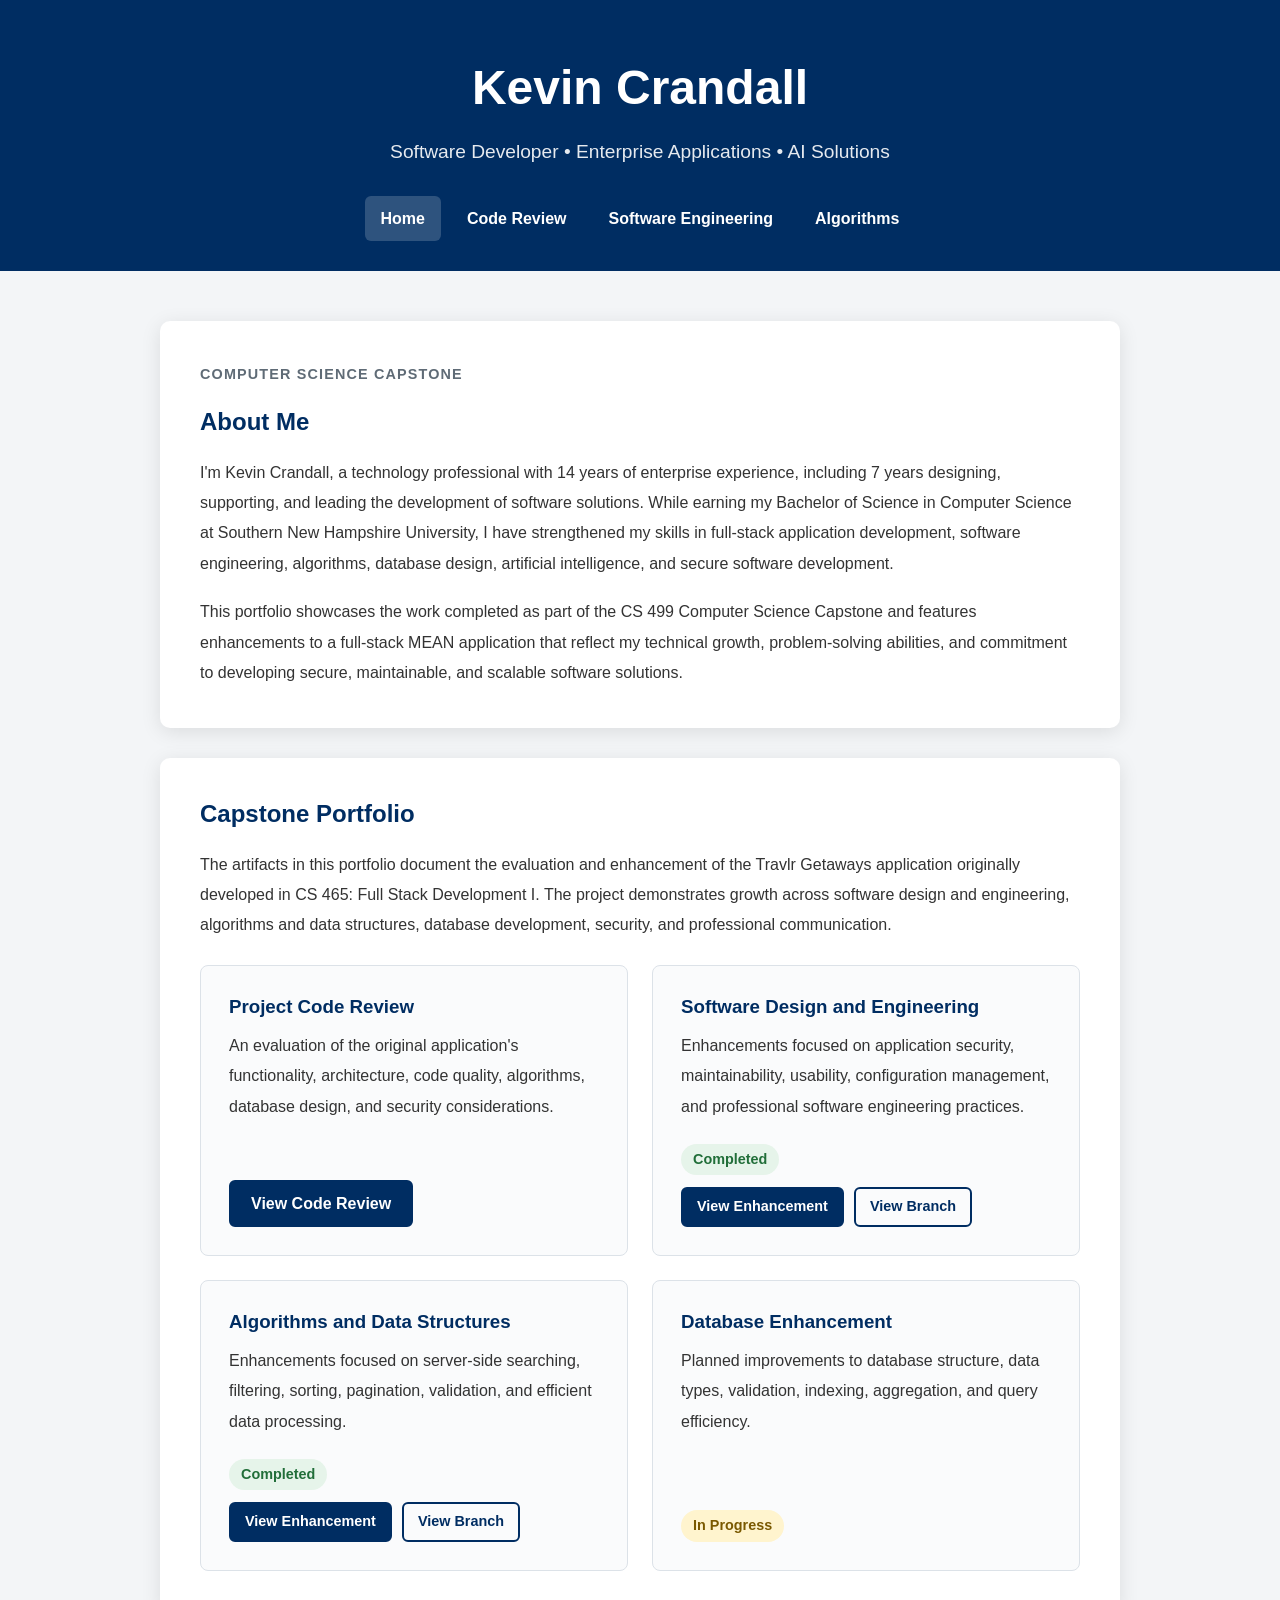
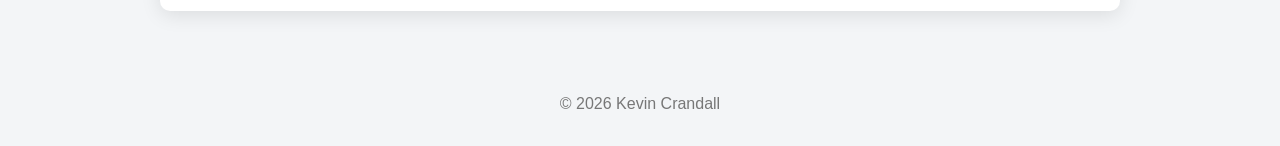
<file: index.html>
<!DOCTYPE html>
<html lang="en">

<head>
    <meta charset="UTF-8">
    <meta name="viewport" content="width=device-width, initial-scale=1.0">

    <title>Kevin Crandall | Computer Science ePortfolio</title>

    <link rel="stylesheet" href="style.css">
</head>

<body>

    <header>
        <h1>Kevin Crandall</h1>

        <p class="subtitle">
            Software Developer • Enterprise Applications • AI Solutions
        </p>

        <nav aria-label="Primary navigation">
            <a href="index.html" class="active">Home</a>
            <a href="code-review.html">Code Review</a>
            <a href="software-engineering.html">Software Engineering</a>
            <a href="algorithms.html">Algorithms</a>
        </nav>
    </header>

    <main>

        <section class="card">
            <p class="eyebrow">Computer Science Capstone</p>

            <h2>About Me</h2>

            <p>
                I'm Kevin Crandall, a technology professional with 14 years of
                enterprise experience, including 7 years designing, supporting,
                and leading the development of software solutions. While earning
                my Bachelor of Science in Computer Science at Southern New Hampshire
                University, I have strengthened my skills in full-stack application
                development, software engineering, algorithms, database design,
                artificial intelligence, and secure software development.
            </p>

            <p>
                This portfolio showcases the work completed as part of the
                CS 499 Computer Science Capstone and features enhancements to a
                full-stack MEAN application that reflect my technical growth,
                problem-solving abilities, and commitment to developing secure,
                maintainable, and scalable software solutions.
            </p>
        </section>

        <section class="card">
            <h2>Capstone Portfolio</h2>

            <p>
                The artifacts in this portfolio document the evaluation and
                enhancement of the Travlr Getaways application originally developed
                in CS 465: Full Stack Development I. The project demonstrates growth
                across software design and engineering, algorithms and data
                structures, database development, security, and professional
                communication.
            </p>

            <div class="portfolio-grid">

                <article class="portfolio-item">
                    <h3>Project Code Review</h3>

                    <p>
                        An evaluation of the original application's functionality,
                        architecture, code quality, algorithms, database design, and
                        security considerations.
                    </p>

                    <div class="portfolio-actions">
                        <div class="action-buttons">
                            <a class="button" href="code-review.html">
                                View Code Review
                            </a>
                        </div>
                    </div>
                </article>

                <article class="portfolio-item">
                    <h3>Software Design and Engineering</h3>

                    <p>
                        Enhancements focused on application security,
                        maintainability, usability, configuration management,
                        and professional software engineering practices.
                    </p>

                    <div class="portfolio-actions">
                        <span class="status completed">Completed</span>

                        <div class="action-buttons">
                            <a
                                class="button secondary-button"
                                href="software-engineering.html">
                                View Enhancement
                            </a>

                            <a
                                class="button secondary-button outline-button"
                                href="https://github.com/kcrandall81087/travlr-getaways-enhanced/tree/enhancement/software-engineering"
                                target="_blank"
                                rel="noopener noreferrer">
                                View Branch
                            </a>
                        </div>
                    </div>
                </article>

                <article class="portfolio-item">
                    <h3>Algorithms and Data Structures</h3>

                    <p>
                        Enhancements focused on server-side searching, filtering,
                        sorting, pagination, validation, and efficient data
                        processing.
                    </p>

                    <div class="portfolio-actions">
                        <span class="status completed">Completed</span>

                        <div class="action-buttons">
                            <a
                                class="button secondary-button"
                                href="algorithms.html">
                                View Enhancement
                            </a>

                            <a
                                class="button secondary-button outline-button"
                                href="https://github.com/kcrandall81087/travlr-getaways-enhanced/tree/enhancement/algorithms"
                                target="_blank"
                                rel="noopener noreferrer">
                                View Branch
                            </a>
                        </div>
                    </div>
                </article>

                <article class="portfolio-item">
                    <h3>Database Enhancement</h3>

                    <p>
                        Planned improvements to database structure, data types,
                        validation, indexing, aggregation, and query efficiency.
                    </p>

                    <div class="portfolio-actions">
                        <span class="status in-progress">In Progress</span>
                    </div>
                </article>

            </div>
        </section>

    </main>

    <footer>
        &copy; 2026 Kevin Crandall
    </footer>

</body>

</html>
</file>
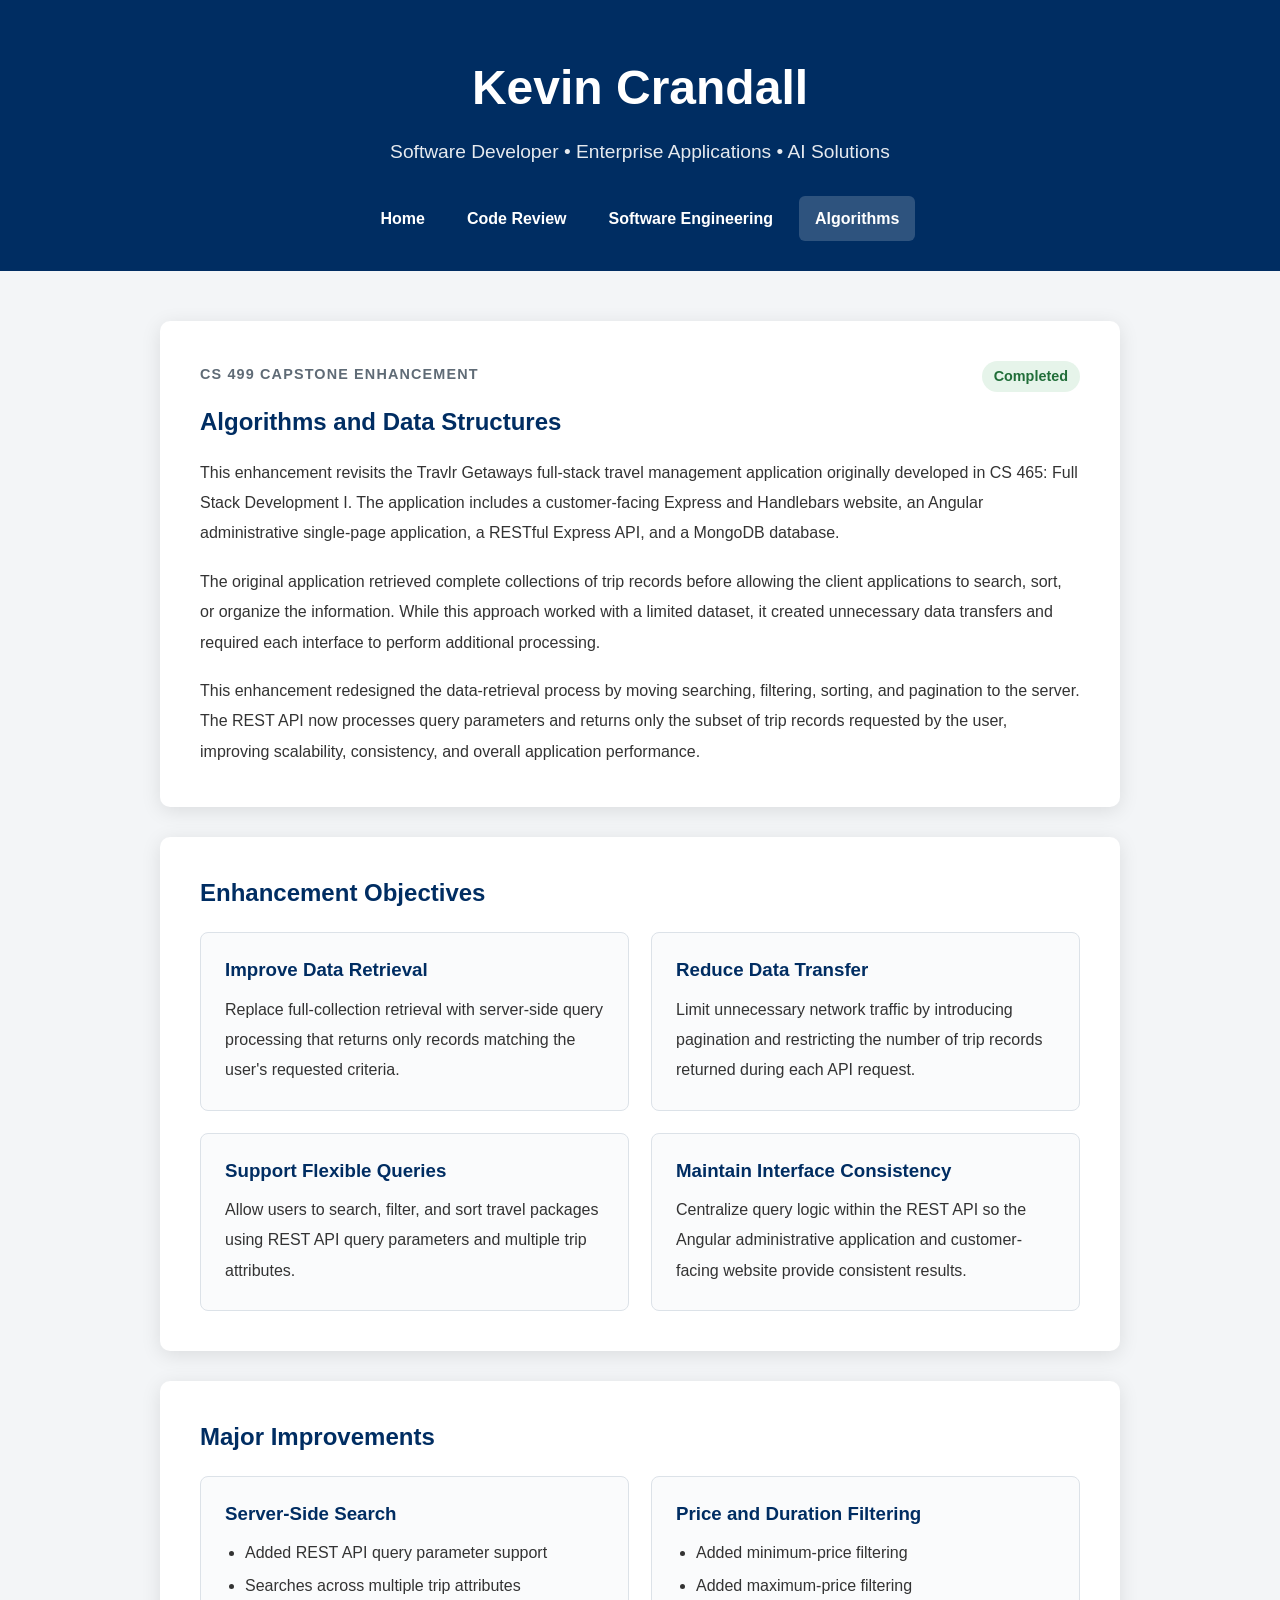
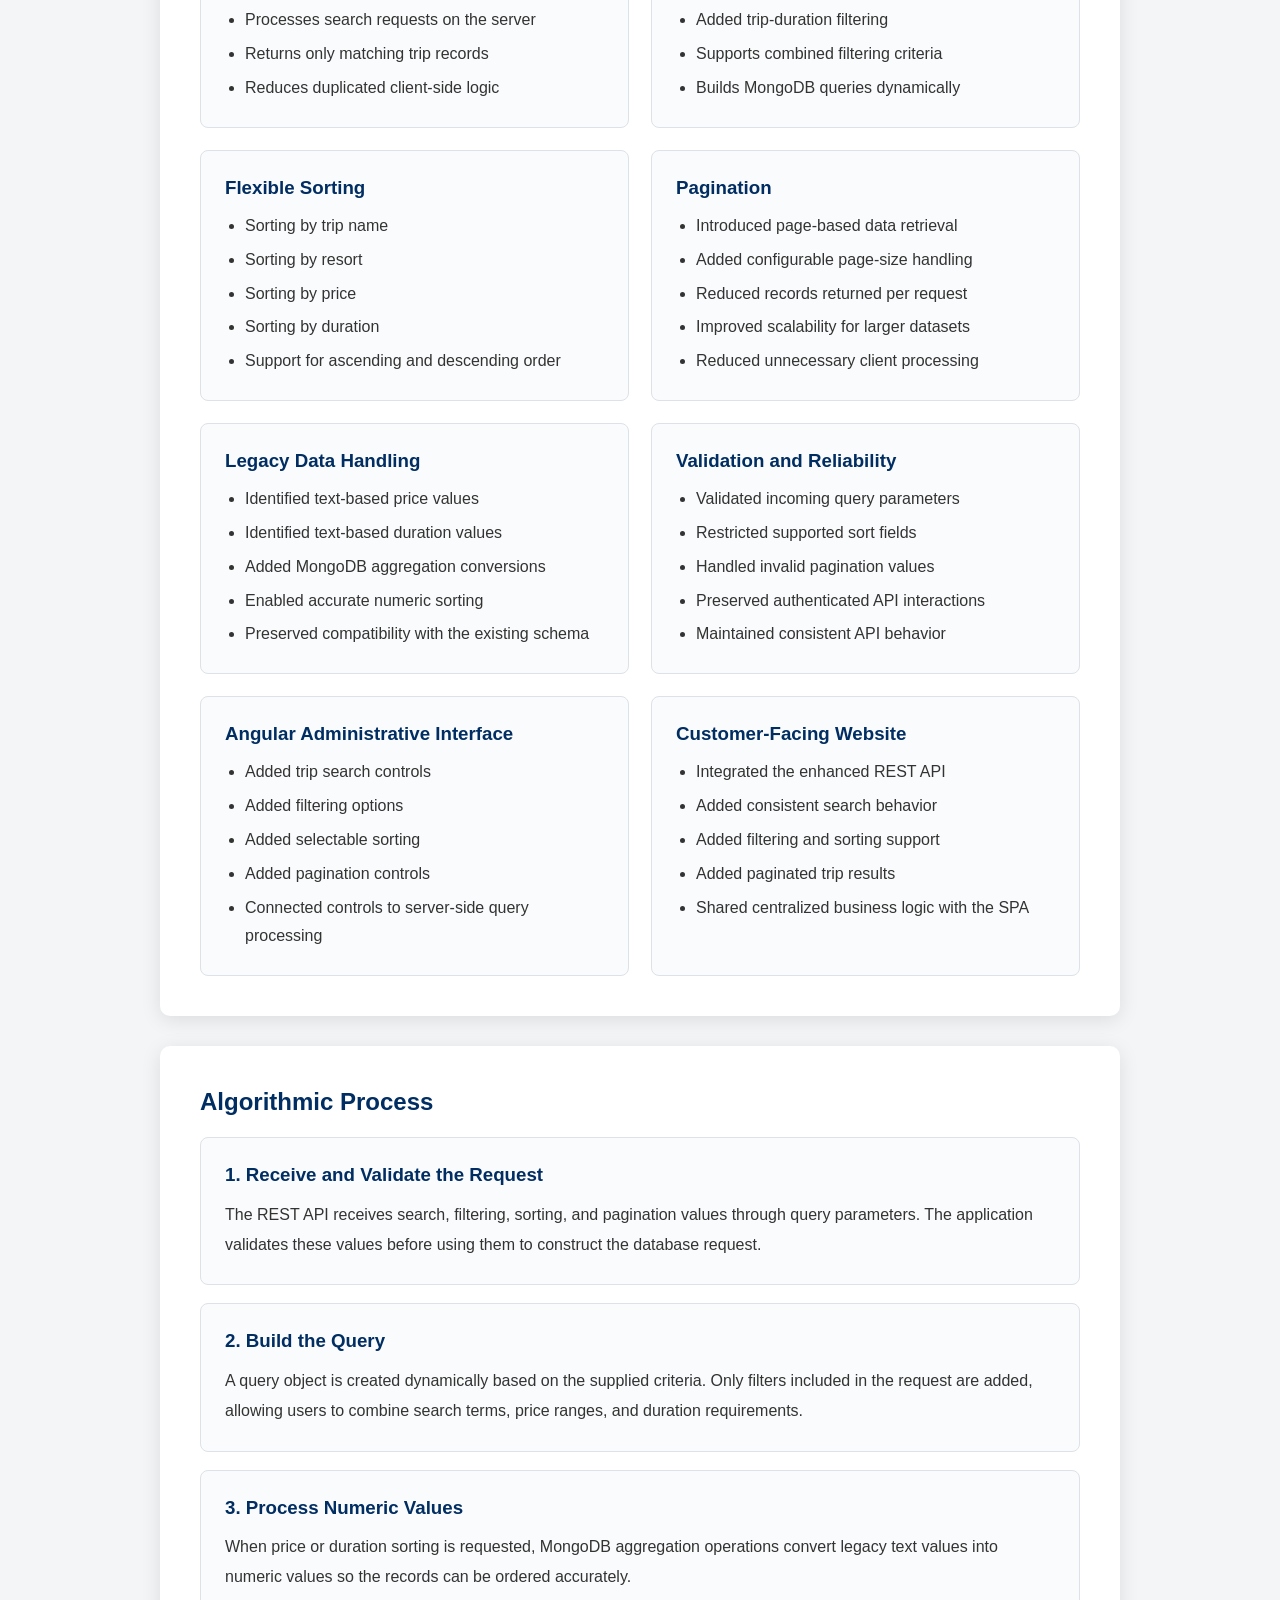
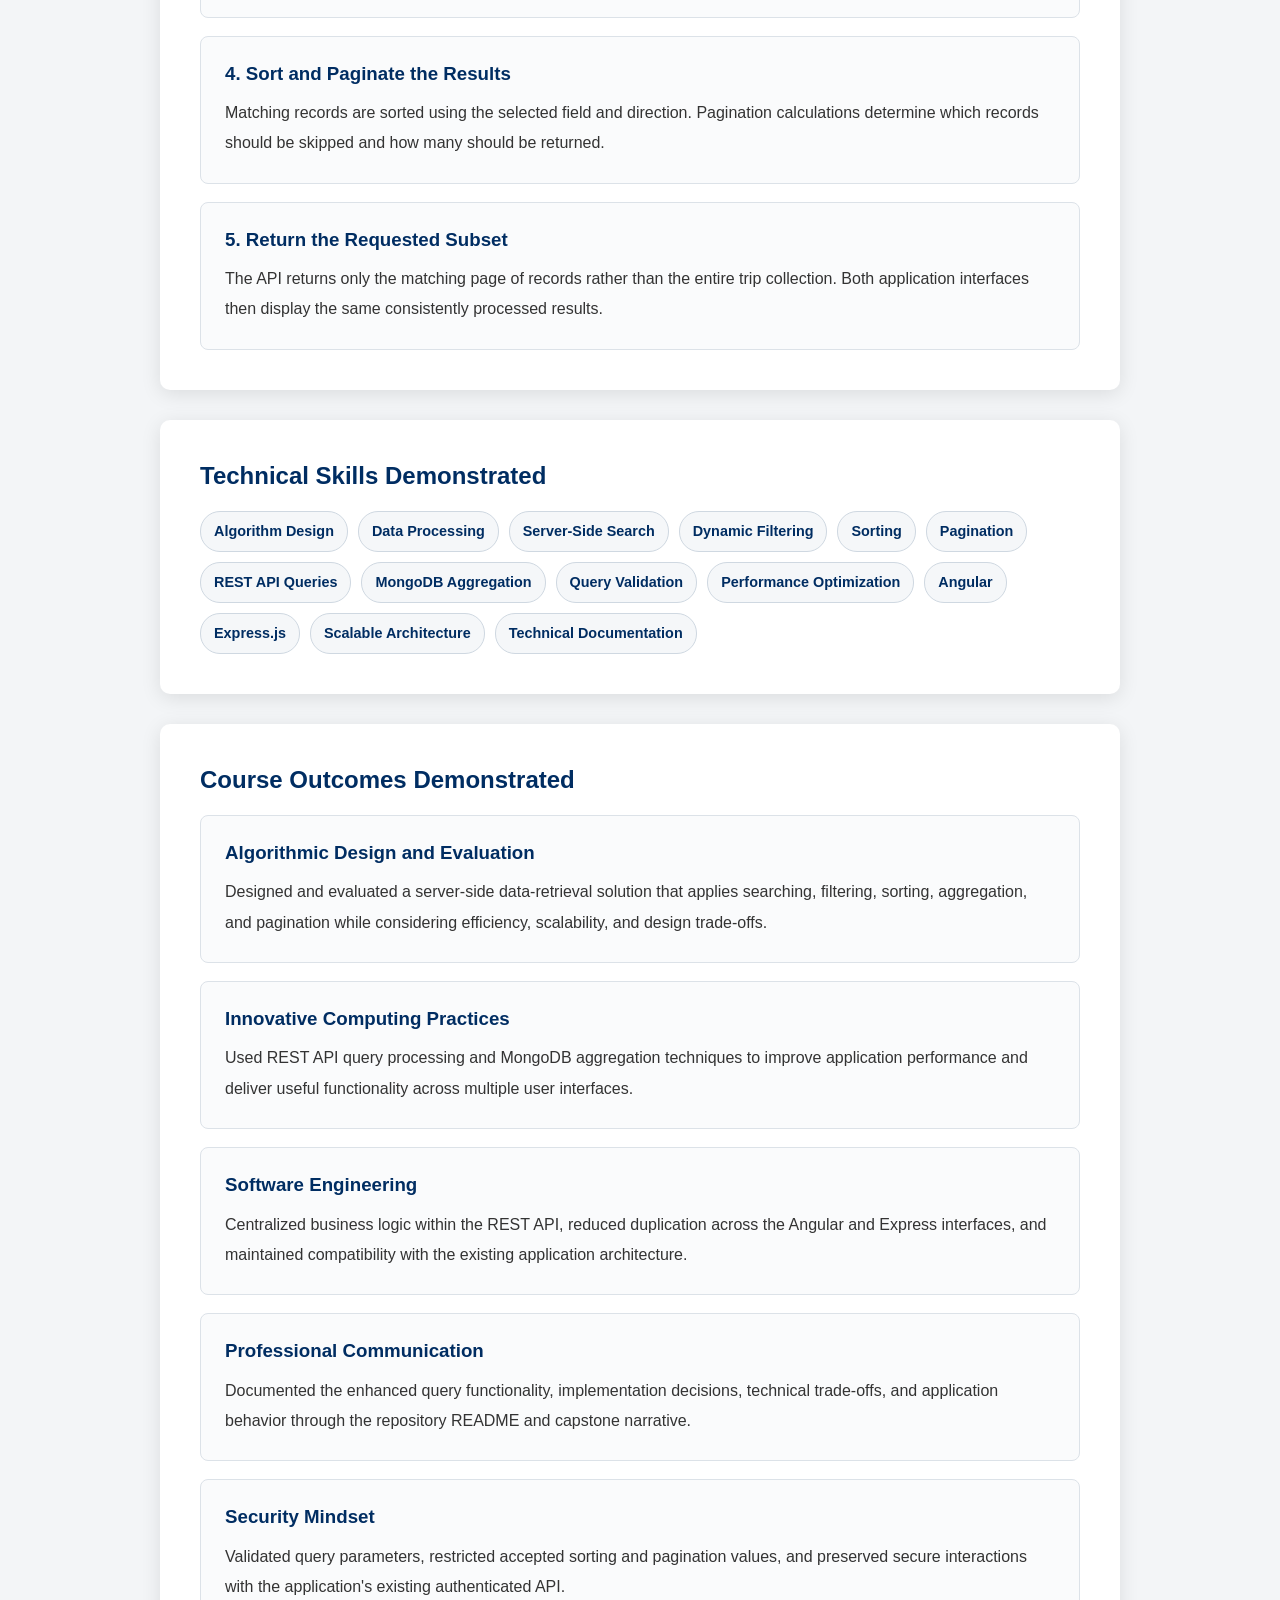
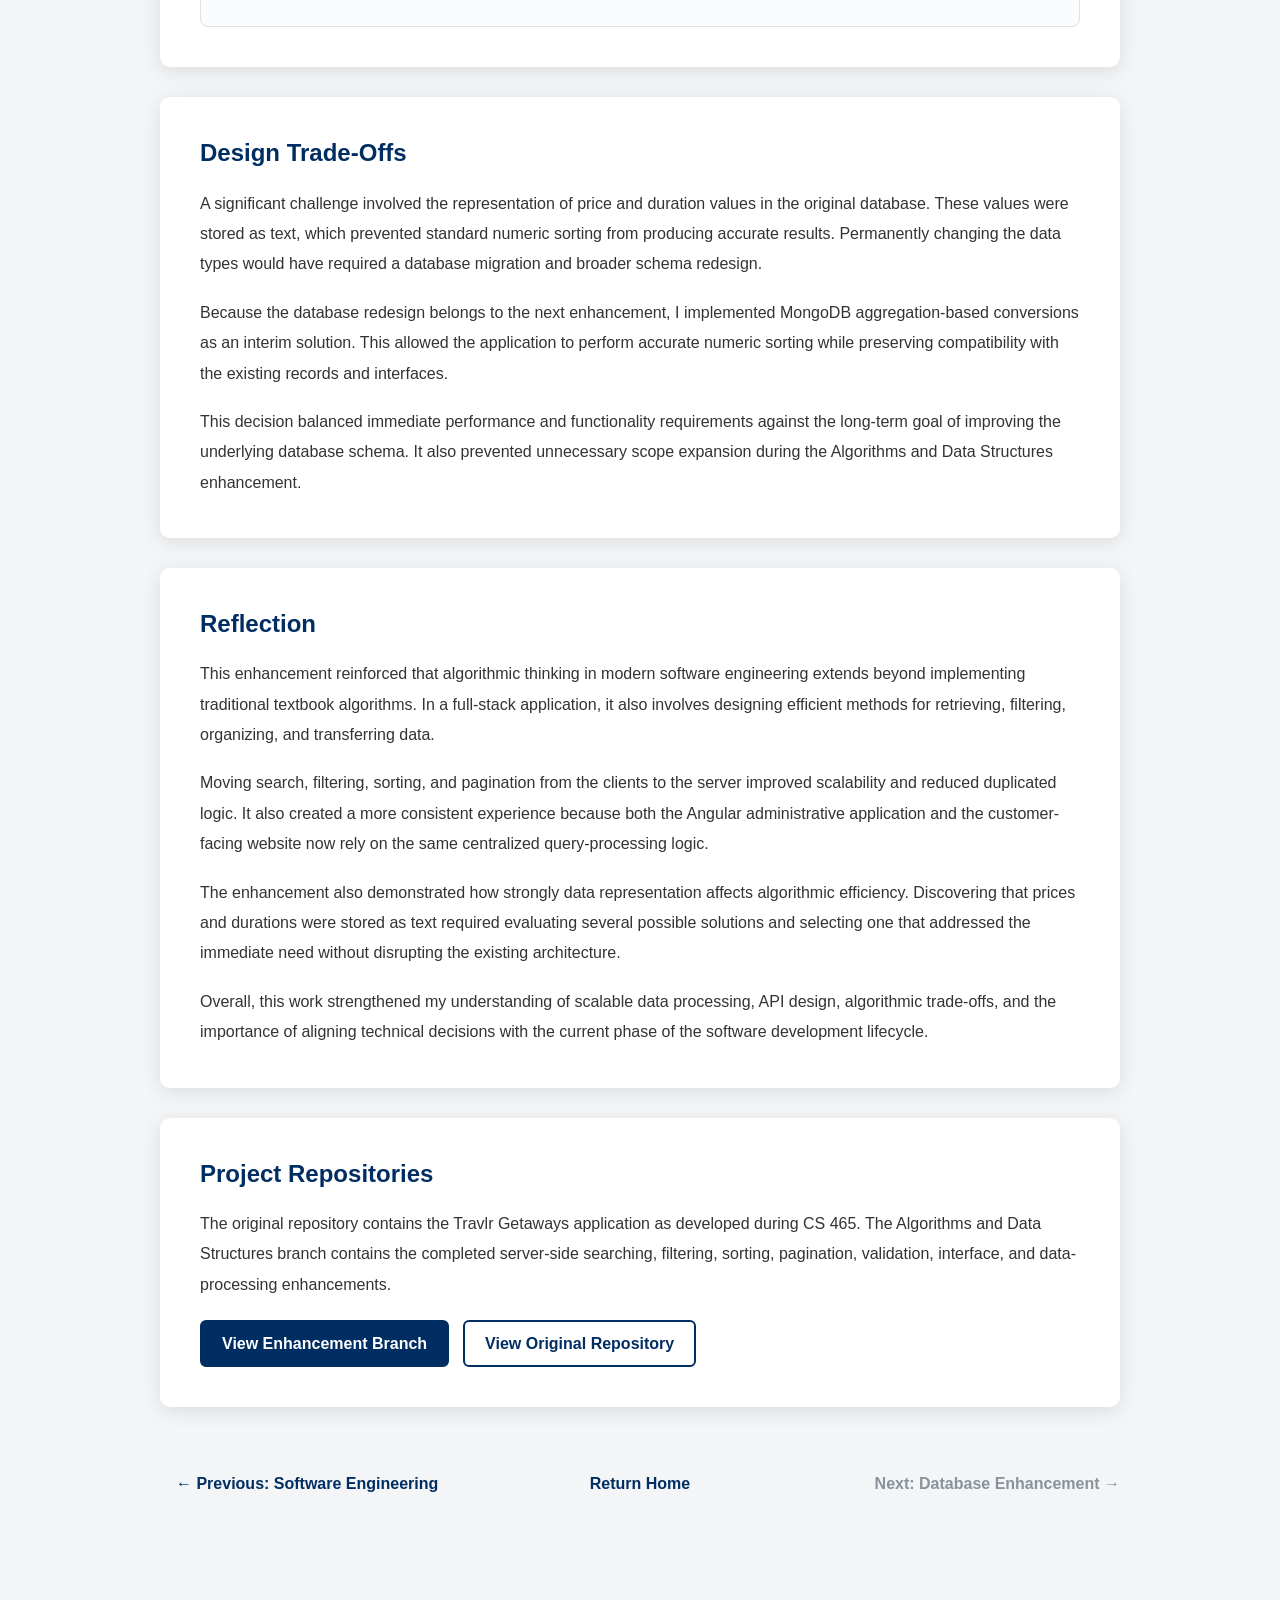
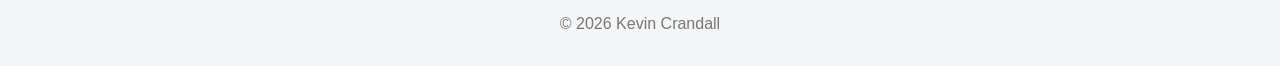
<file: algorithms.html>
<!DOCTYPE html>
<html lang="en">

<head>
    <meta charset="UTF-8">
    <meta name="viewport" content="width=device-width, initial-scale=1.0">

    <title>Algorithms and Data Structures | Kevin Crandall</title>

    <link rel="stylesheet" href="style.css">
</head>

<body>

    <header>
        <h1>Kevin Crandall</h1>

        <p class="subtitle">
            Software Developer • Enterprise Applications • AI Solutions
        </p>

        <nav aria-label="Primary navigation">
            <a href="index.html">Home</a>
            <a href="code-review.html">Code Review</a>
            <a href="software-engineering.html">Software Engineering</a>
            <a href="algorithms.html" class="active">Algorithms</a>
        </nav>
    </header>

    <main>

        <section class="card">
            <div class="page-heading">
                <div>
                    <p class="eyebrow">CS 499 Capstone Enhancement</p>

                    <h2>Algorithms and Data Structures</h2>
                </div>

                <span class="status completed">Completed</span>
            </div>

            <p>
                This enhancement revisits the Travlr Getaways full-stack travel
                management application originally developed in CS 465: Full Stack
                Development I. The application includes a customer-facing Express
                and Handlebars website, an Angular administrative single-page
                application, a RESTful Express API, and a MongoDB database.
            </p>

            <p>
                The original application retrieved complete collections of trip
                records before allowing the client applications to search, sort,
                or organize the information. While this approach worked with a
                limited dataset, it created unnecessary data transfers and required
                each interface to perform additional processing.
            </p>

            <p>
                This enhancement redesigned the data-retrieval process by moving
                searching, filtering, sorting, and pagination to the server. The
                REST API now processes query parameters and returns only the subset
                of trip records requested by the user, improving scalability,
                consistency, and overall application performance.
            </p>
        </section>

        <section class="card">
            <h2>Enhancement Objectives</h2>

            <div class="objective-grid">

                <article class="objective-item">
                    <h3>Improve Data Retrieval</h3>

                    <p>
                        Replace full-collection retrieval with server-side query
                        processing that returns only records matching the user's
                        requested criteria.
                    </p>
                </article>

                <article class="objective-item">
                    <h3>Reduce Data Transfer</h3>

                    <p>
                        Limit unnecessary network traffic by introducing pagination
                        and restricting the number of trip records returned during
                        each API request.
                    </p>
                </article>

                <article class="objective-item">
                    <h3>Support Flexible Queries</h3>

                    <p>
                        Allow users to search, filter, and sort travel packages using
                        REST API query parameters and multiple trip attributes.
                    </p>
                </article>

                <article class="objective-item">
                    <h3>Maintain Interface Consistency</h3>

                    <p>
                        Centralize query logic within the REST API so the Angular
                        administrative application and customer-facing website
                        provide consistent results.
                    </p>
                </article>

            </div>
        </section>

        <section class="card">
            <h2>Major Improvements</h2>

            <div class="improvement-grid">

                <article class="improvement-item">
                    <h3>Server-Side Search</h3>

                    <ul>
                        <li>Added REST API query parameter support</li>
                        <li>Searches across multiple trip attributes</li>
                        <li>Processes search requests on the server</li>
                        <li>Returns only matching trip records</li>
                        <li>Reduces duplicated client-side logic</li>
                    </ul>
                </article>

                <article class="improvement-item">
                    <h3>Price and Duration Filtering</h3>

                    <ul>
                        <li>Added minimum-price filtering</li>
                        <li>Added maximum-price filtering</li>
                        <li>Added trip-duration filtering</li>
                        <li>Supports combined filtering criteria</li>
                        <li>Builds MongoDB queries dynamically</li>
                    </ul>
                </article>

                <article class="improvement-item">
                    <h3>Flexible Sorting</h3>

                    <ul>
                        <li>Sorting by trip name</li>
                        <li>Sorting by resort</li>
                        <li>Sorting by price</li>
                        <li>Sorting by duration</li>
                        <li>Support for ascending and descending order</li>
                    </ul>
                </article>

                <article class="improvement-item">
                    <h3>Pagination</h3>

                    <ul>
                        <li>Introduced page-based data retrieval</li>
                        <li>Added configurable page-size handling</li>
                        <li>Reduced records returned per request</li>
                        <li>Improved scalability for larger datasets</li>
                        <li>Reduced unnecessary client processing</li>
                    </ul>
                </article>

                <article class="improvement-item">
                    <h3>Legacy Data Handling</h3>

                    <ul>
                        <li>Identified text-based price values</li>
                        <li>Identified text-based duration values</li>
                        <li>Added MongoDB aggregation conversions</li>
                        <li>Enabled accurate numeric sorting</li>
                        <li>Preserved compatibility with the existing schema</li>
                    </ul>
                </article>

                <article class="improvement-item">
                    <h3>Validation and Reliability</h3>

                    <ul>
                        <li>Validated incoming query parameters</li>
                        <li>Restricted supported sort fields</li>
                        <li>Handled invalid pagination values</li>
                        <li>Preserved authenticated API interactions</li>
                        <li>Maintained consistent API behavior</li>
                    </ul>
                </article>

                <article class="improvement-item">
                    <h3>Angular Administrative Interface</h3>

                    <ul>
                        <li>Added trip search controls</li>
                        <li>Added filtering options</li>
                        <li>Added selectable sorting</li>
                        <li>Added pagination controls</li>
                        <li>Connected controls to server-side query processing</li>
                    </ul>
                </article>

                <article class="improvement-item">
                    <h3>Customer-Facing Website</h3>

                    <ul>
                        <li>Integrated the enhanced REST API</li>
                        <li>Added consistent search behavior</li>
                        <li>Added filtering and sorting support</li>
                        <li>Added paginated trip results</li>
                        <li>Shared centralized business logic with the SPA</li>
                    </ul>
                </article>

            </div>
        </section>

        <section class="card">
            <h2>Algorithmic Process</h2>

            <div class="outcome-list">

                <article class="outcome-item">
                    <h3>1. Receive and Validate the Request</h3>

                    <p>
                        The REST API receives search, filtering, sorting, and
                        pagination values through query parameters. The application
                        validates these values before using them to construct the
                        database request.
                    </p>
                </article>

                <article class="outcome-item">
                    <h3>2. Build the Query</h3>

                    <p>
                        A query object is created dynamically based on the supplied
                        criteria. Only filters included in the request are added,
                        allowing users to combine search terms, price ranges, and
                        duration requirements.
                    </p>
                </article>

                <article class="outcome-item">
                    <h3>3. Process Numeric Values</h3>

                    <p>
                        When price or duration sorting is requested, MongoDB
                        aggregation operations convert legacy text values into
                        numeric values so the records can be ordered accurately.
                    </p>
                </article>

                <article class="outcome-item">
                    <h3>4. Sort and Paginate the Results</h3>

                    <p>
                        Matching records are sorted using the selected field and
                        direction. Pagination calculations determine which records
                        should be skipped and how many should be returned.
                    </p>
                </article>

                <article class="outcome-item">
                    <h3>5. Return the Requested Subset</h3>

                    <p>
                        The API returns only the matching page of records rather
                        than the entire trip collection. Both application interfaces
                        then display the same consistently processed results.
                    </p>
                </article>

            </div>
        </section>

        <section class="card">
            <h2>Technical Skills Demonstrated</h2>

            <div class="tag-list">
                <span class="tag">Algorithm Design</span>
                <span class="tag">Data Processing</span>
                <span class="tag">Server-Side Search</span>
                <span class="tag">Dynamic Filtering</span>
                <span class="tag">Sorting</span>
                <span class="tag">Pagination</span>
                <span class="tag">REST API Queries</span>
                <span class="tag">MongoDB Aggregation</span>
                <span class="tag">Query Validation</span>
                <span class="tag">Performance Optimization</span>
                <span class="tag">Angular</span>
                <span class="tag">Express.js</span>
                <span class="tag">Scalable Architecture</span>
                <span class="tag">Technical Documentation</span>
            </div>
        </section>

        <section class="card">
            <h2>Course Outcomes Demonstrated</h2>

            <div class="outcome-list">

                <article class="outcome-item">
                    <h3>Algorithmic Design and Evaluation</h3>

                    <p>
                        Designed and evaluated a server-side data-retrieval solution
                        that applies searching, filtering, sorting, aggregation, and
                        pagination while considering efficiency, scalability, and
                        design trade-offs.
                    </p>
                </article>

                <article class="outcome-item">
                    <h3>Innovative Computing Practices</h3>

                    <p>
                        Used REST API query processing and MongoDB aggregation
                        techniques to improve application performance and deliver
                        useful functionality across multiple user interfaces.
                    </p>
                </article>

                <article class="outcome-item">
                    <h3>Software Engineering</h3>

                    <p>
                        Centralized business logic within the REST API, reduced
                        duplication across the Angular and Express interfaces, and
                        maintained compatibility with the existing application
                        architecture.
                    </p>
                </article>

                <article class="outcome-item">
                    <h3>Professional Communication</h3>

                    <p>
                        Documented the enhanced query functionality, implementation
                        decisions, technical trade-offs, and application behavior
                        through the repository README and capstone narrative.
                    </p>
                </article>

                <article class="outcome-item">
                    <h3>Security Mindset</h3>

                    <p>
                        Validated query parameters, restricted accepted sorting and
                        pagination values, and preserved secure interactions with
                        the application's existing authenticated API.
                    </p>
                </article>

            </div>
        </section>

        <section class="card">
            <h2>Design Trade-Offs</h2>

            <p>
                A significant challenge involved the representation of price and
                duration values in the original database. These values were stored
                as text, which prevented standard numeric sorting from producing
                accurate results. Permanently changing the data types would have
                required a database migration and broader schema redesign.
            </p>

            <p>
                Because the database redesign belongs to the next enhancement, I
                implemented MongoDB aggregation-based conversions as an interim
                solution. This allowed the application to perform accurate numeric
                sorting while preserving compatibility with the existing records
                and interfaces.
            </p>

            <p>
                This decision balanced immediate performance and functionality
                requirements against the long-term goal of improving the underlying
                database schema. It also prevented unnecessary scope expansion
                during the Algorithms and Data Structures enhancement.
            </p>
        </section>

        <section class="card">
            <h2>Reflection</h2>

            <p>
                This enhancement reinforced that algorithmic thinking in modern
                software engineering extends beyond implementing traditional
                textbook algorithms. In a full-stack application, it also involves
                designing efficient methods for retrieving, filtering, organizing,
                and transferring data.
            </p>

            <p>
                Moving search, filtering, sorting, and pagination from the clients
                to the server improved scalability and reduced duplicated logic.
                It also created a more consistent experience because both the
                Angular administrative application and the customer-facing website
                now rely on the same centralized query-processing logic.
            </p>

            <p>
                The enhancement also demonstrated how strongly data representation
                affects algorithmic efficiency. Discovering that prices and
                durations were stored as text required evaluating several possible
                solutions and selecting one that addressed the immediate need
                without disrupting the existing architecture.
            </p>

            <p>
                Overall, this work strengthened my understanding of scalable data
                processing, API design, algorithmic trade-offs, and the importance
                of aligning technical decisions with the current phase of the
                software development lifecycle.
            </p>
        </section>

        <section class="card">
            <h2>Project Repositories</h2>

            <p>
                The original repository contains the Travlr Getaways application
                as developed during CS 465. The Algorithms and Data Structures
                branch contains the completed server-side searching, filtering,
                sorting, pagination, validation, interface, and data-processing
                enhancements.
            </p>

            <div class="repository-links">

                <a
                    class="button"
                    href="https://github.com/kcrandall81087/travlr-getaways-enhanced/tree/enhancement/algorithms"
                    target="_blank"
                    rel="noopener noreferrer">
                    View Enhancement Branch
                </a>

                <a
                    class="button outline-button"
                    href="https://github.com/kcrandall81087/CS465"
                    target="_blank"
                    rel="noopener noreferrer">
                    View Original Repository
                </a>

            </div>
        </section>

        <nav class="page-navigation" aria-label="Portfolio page navigation">

            <a href="software-engineering.html">
                &larr; Previous: Software Engineering
            </a>

            <a href="index.html">
                Return Home
            </a>

            <span class="disabled-link">
                Next: Database Enhancement &rarr;
            </span>

        </nav>

    </main>

    <footer>
        &copy; 2026 Kevin Crandall
    </footer>

</body>

</html>
</file>
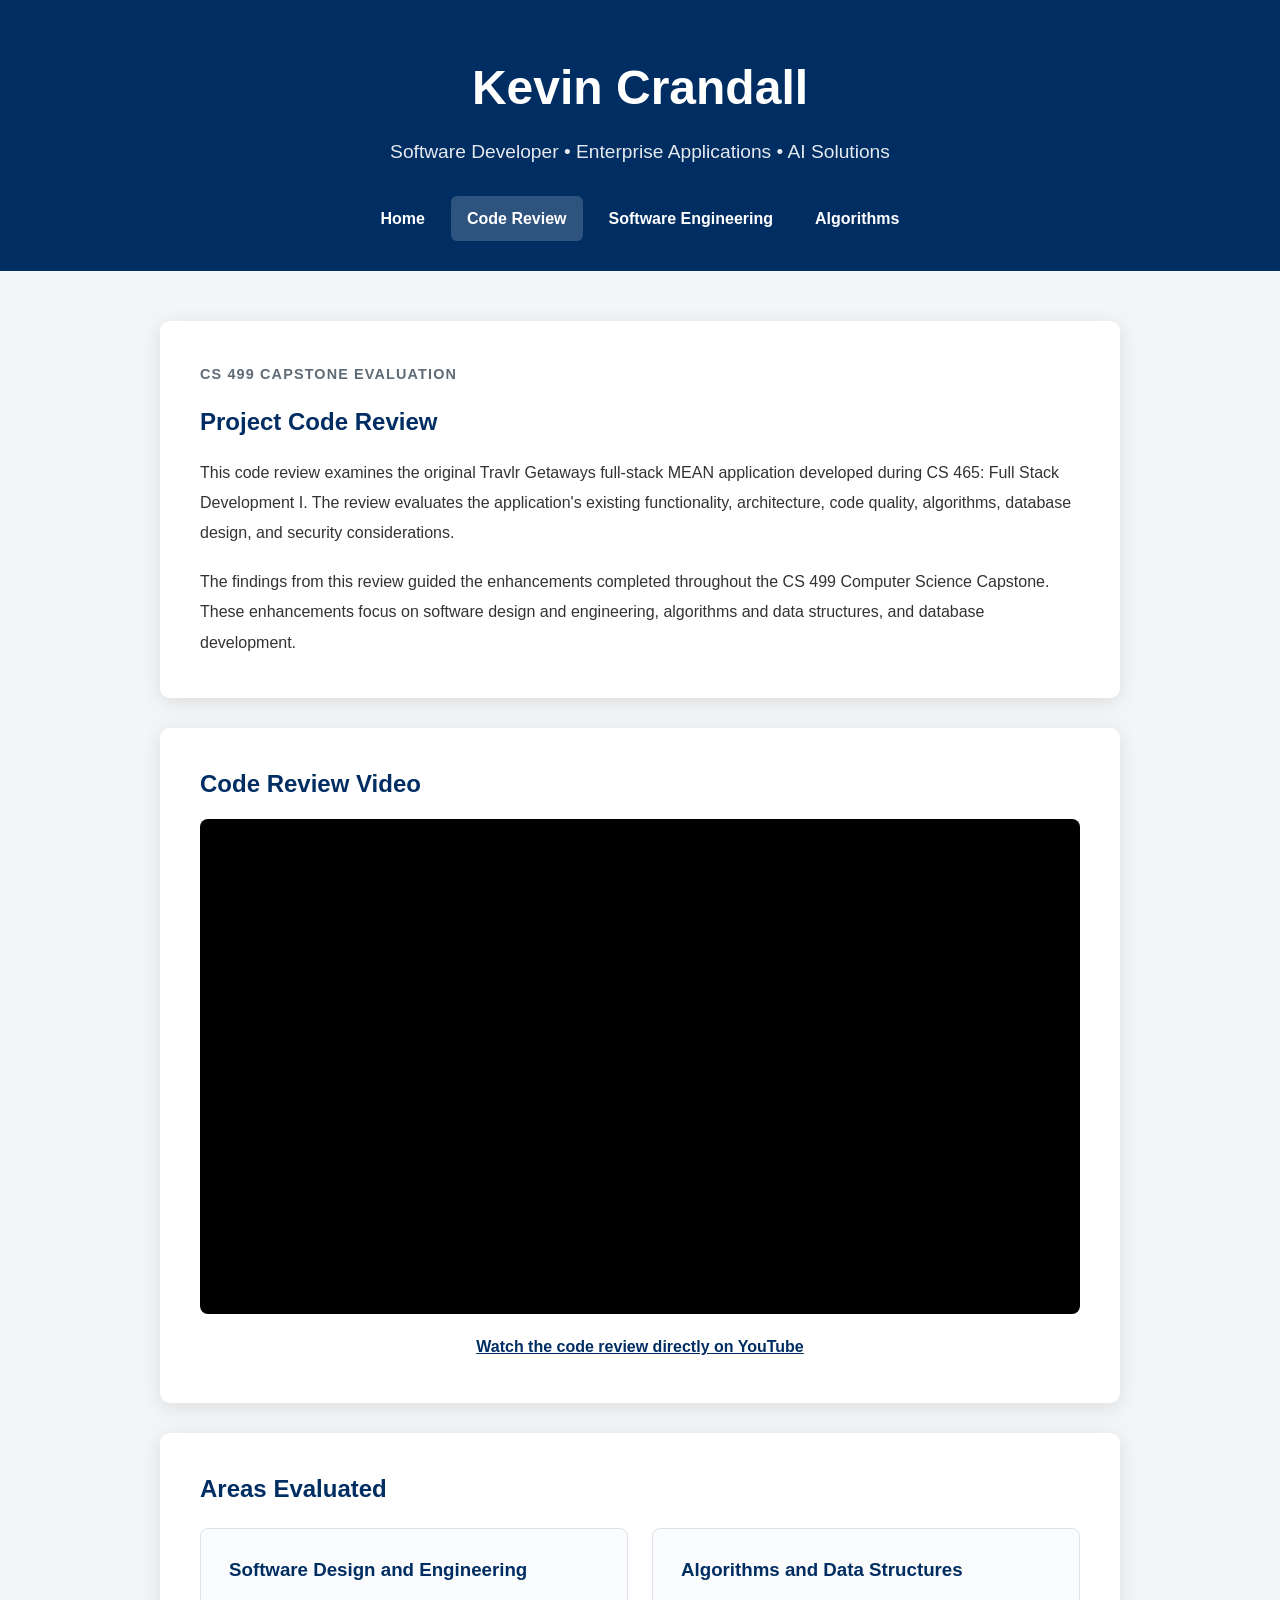
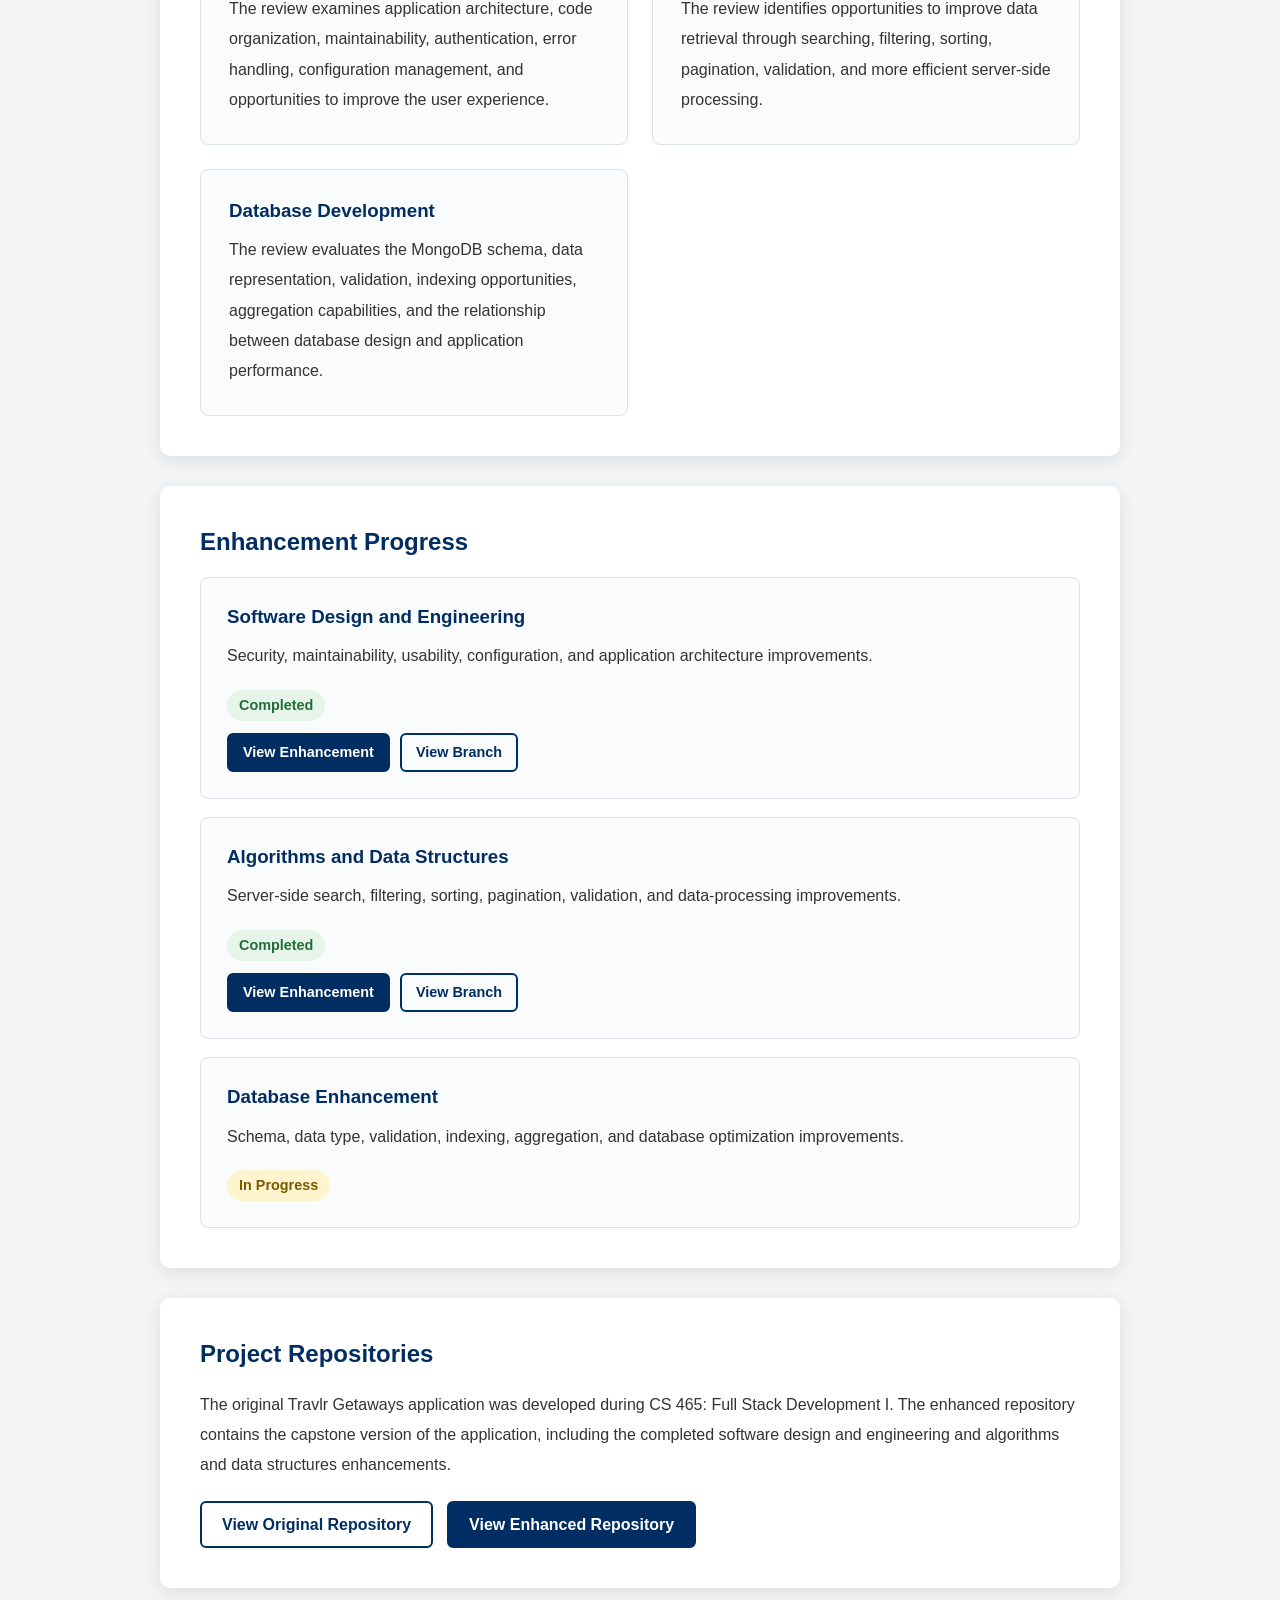
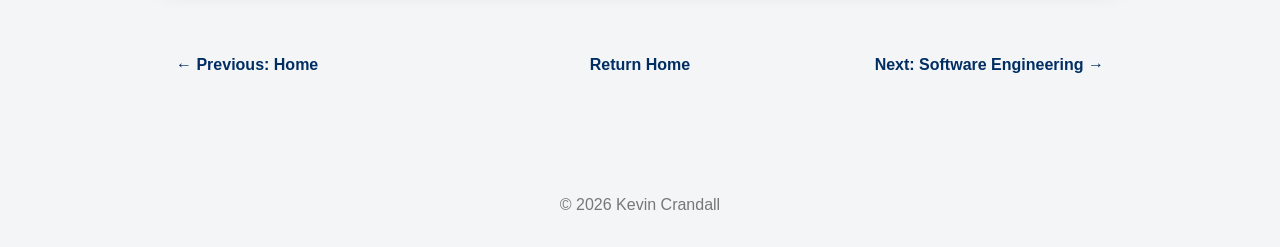
<file: code-review.html>
<!DOCTYPE html>
<html lang="en">

<head>
    <meta charset="UTF-8">
    <meta name="viewport" content="width=device-width, initial-scale=1.0">

    <title>Code Review | Kevin Crandall</title>

    <link rel="stylesheet" href="style.css">
</head>

<body>

    <header>
        <h1>Kevin Crandall</h1>

        <p class="subtitle">
            Software Developer • Enterprise Applications • AI Solutions
        </p>

        <nav aria-label="Primary navigation">
            <a href="index.html">Home</a>
            <a href="code-review.html" class="active">Code Review</a>
            <a href="software-engineering.html">Software Engineering</a>
            <a href="algorithms.html">Algorithms</a>
        </nav>
    </header>

    <main>

        <section class="card">
            <p class="eyebrow">CS 499 Capstone Evaluation</p>

            <h2>Project Code Review</h2>

            <p>
                This code review examines the original Travlr Getaways full-stack
                MEAN application developed during CS 465: Full Stack Development I.
                The review evaluates the application's existing functionality,
                architecture, code quality, algorithms, database design, and
                security considerations.
            </p>

            <p>
                The findings from this review guided the enhancements completed
                throughout the CS 499 Computer Science Capstone. These enhancements
                focus on software design and engineering, algorithms and data
                structures, and database development.
            </p>
        </section>

        <section class="card">
            <h2>Code Review Video</h2>

            <div class="video-container">
                <iframe
                    src="https://www.youtube.com/embed/pPTbL6goKPQ"
                    title="CS 499 Capstone Code Review - Travlr Getaways MEAN Application"
                    allow="accelerometer; autoplay; clipboard-write; encrypted-media; gyroscope; picture-in-picture; web-share"
                    allowfullscreen>
                </iframe>
            </div>

            <p class="video-link">
                <a
                    href="https://youtu.be/pPTbL6goKPQ"
                    target="_blank"
                    rel="noopener noreferrer">
                    Watch the code review directly on YouTube
                </a>
            </p>
        </section>

        <section class="card">
            <h2>Areas Evaluated</h2>

            <div class="portfolio-grid">

                <article class="portfolio-item">
                    <h3>Software Design and Engineering</h3>

                    <p>
                        The review examines application architecture, code
                        organization, maintainability, authentication, error handling,
                        configuration management, and opportunities to improve the
                        user experience.
                    </p>
                </article>

                <article class="portfolio-item">
                    <h3>Algorithms and Data Structures</h3>

                    <p>
                        The review identifies opportunities to improve data retrieval
                        through searching, filtering, sorting, pagination, validation,
                        and more efficient server-side processing.
                    </p>
                </article>

                <article class="portfolio-item">
                    <h3>Database Development</h3>

                    <p>
                        The review evaluates the MongoDB schema, data representation,
                        validation, indexing opportunities, aggregation capabilities,
                        and the relationship between database design and application
                        performance.
                    </p>
                </article>

            </div>
        </section>

        <section class="card">
            <h2>Enhancement Progress</h2>

            <div class="progress-list">

                <article class="progress-item">
                    <div class="progress-content">
                        <h3>Software Design and Engineering</h3>

                        <p>
                            Security, maintainability, usability, configuration,
                            and application architecture improvements.
                        </p>

                        <div class="portfolio-actions">
                            <span class="status completed">Completed</span>

                            <div class="action-buttons">
                                <a
                                    class="button secondary-button"
                                    href="software-engineering.html">
                                    View Enhancement
                                </a>

                                <a
                                    class="button secondary-button outline-button"
                                    href="https://github.com/kcrandall81087/travlr-getaways-enhanced/tree/enhancement/software-engineering"
                                    target="_blank"
                                    rel="noopener noreferrer">
                                    View Branch
                                </a>
                            </div>
                        </div>
                    </div>
                </article>

                <article class="progress-item">
                    <div class="progress-content">
                        <h3>Algorithms and Data Structures</h3>

                        <p>
                            Server-side search, filtering, sorting, pagination,
                            validation, and data-processing improvements.
                        </p>

                        <div class="portfolio-actions">
                            <span class="status completed">Completed</span>

                            <div class="action-buttons">
                                <a
                                    class="button secondary-button"
                                    href="algorithms.html">
                                    View Enhancement
                                </a>

                                <a
                                    class="button secondary-button outline-button"
                                    href="https://github.com/kcrandall81087/travlr-getaways-enhanced/tree/enhancement/algorithms"
                                    target="_blank"
                                    rel="noopener noreferrer">
                                    View Branch
                                </a>
                            </div>
                        </div>
                    </div>
                </article>

                <article class="progress-item">
                    <div class="progress-content">
                        <h3>Database Enhancement</h3>

                        <p>
                            Schema, data type, validation, indexing, aggregation,
                            and database optimization improvements.
                        </p>

                        <div class="portfolio-actions">
                            <span class="status in-progress">In Progress</span>
                        </div>
                    </div>
                </article>

            </div>
        </section>

        <section class="card">
            <h2>Project Repositories</h2>

            <p>
                The original Travlr Getaways application was developed during
                CS 465: Full Stack Development I. The enhanced repository contains
                the capstone version of the application, including the completed
                software design and engineering and algorithms and data structures
                enhancements.
            </p>

            <div class="repository-links">
                <a
                    class="button outline-button"
                    href="https://github.com/kcrandall81087/CS465"
                    target="_blank"
                    rel="noopener noreferrer">
                    View Original Repository
                </a>

                <a
                    class="button"
                    href="https://github.com/kcrandall81087/travlr-getaways-enhanced"
                    target="_blank"
                    rel="noopener noreferrer">
                    View Enhanced Repository
                </a>
            </div>
        </section>

        <nav class="page-navigation" aria-label="Portfolio page navigation">
            <a href="index.html">
                &larr; Previous: Home
            </a>

            <a href="index.html">
                Return Home
            </a>

            <a href="software-engineering.html">
                Next: Software Engineering &rarr;
            </a>
        </nav>

    </main>

    <footer>
        &copy; 2026 Kevin Crandall
    </footer>

</body>

</html>
</file>
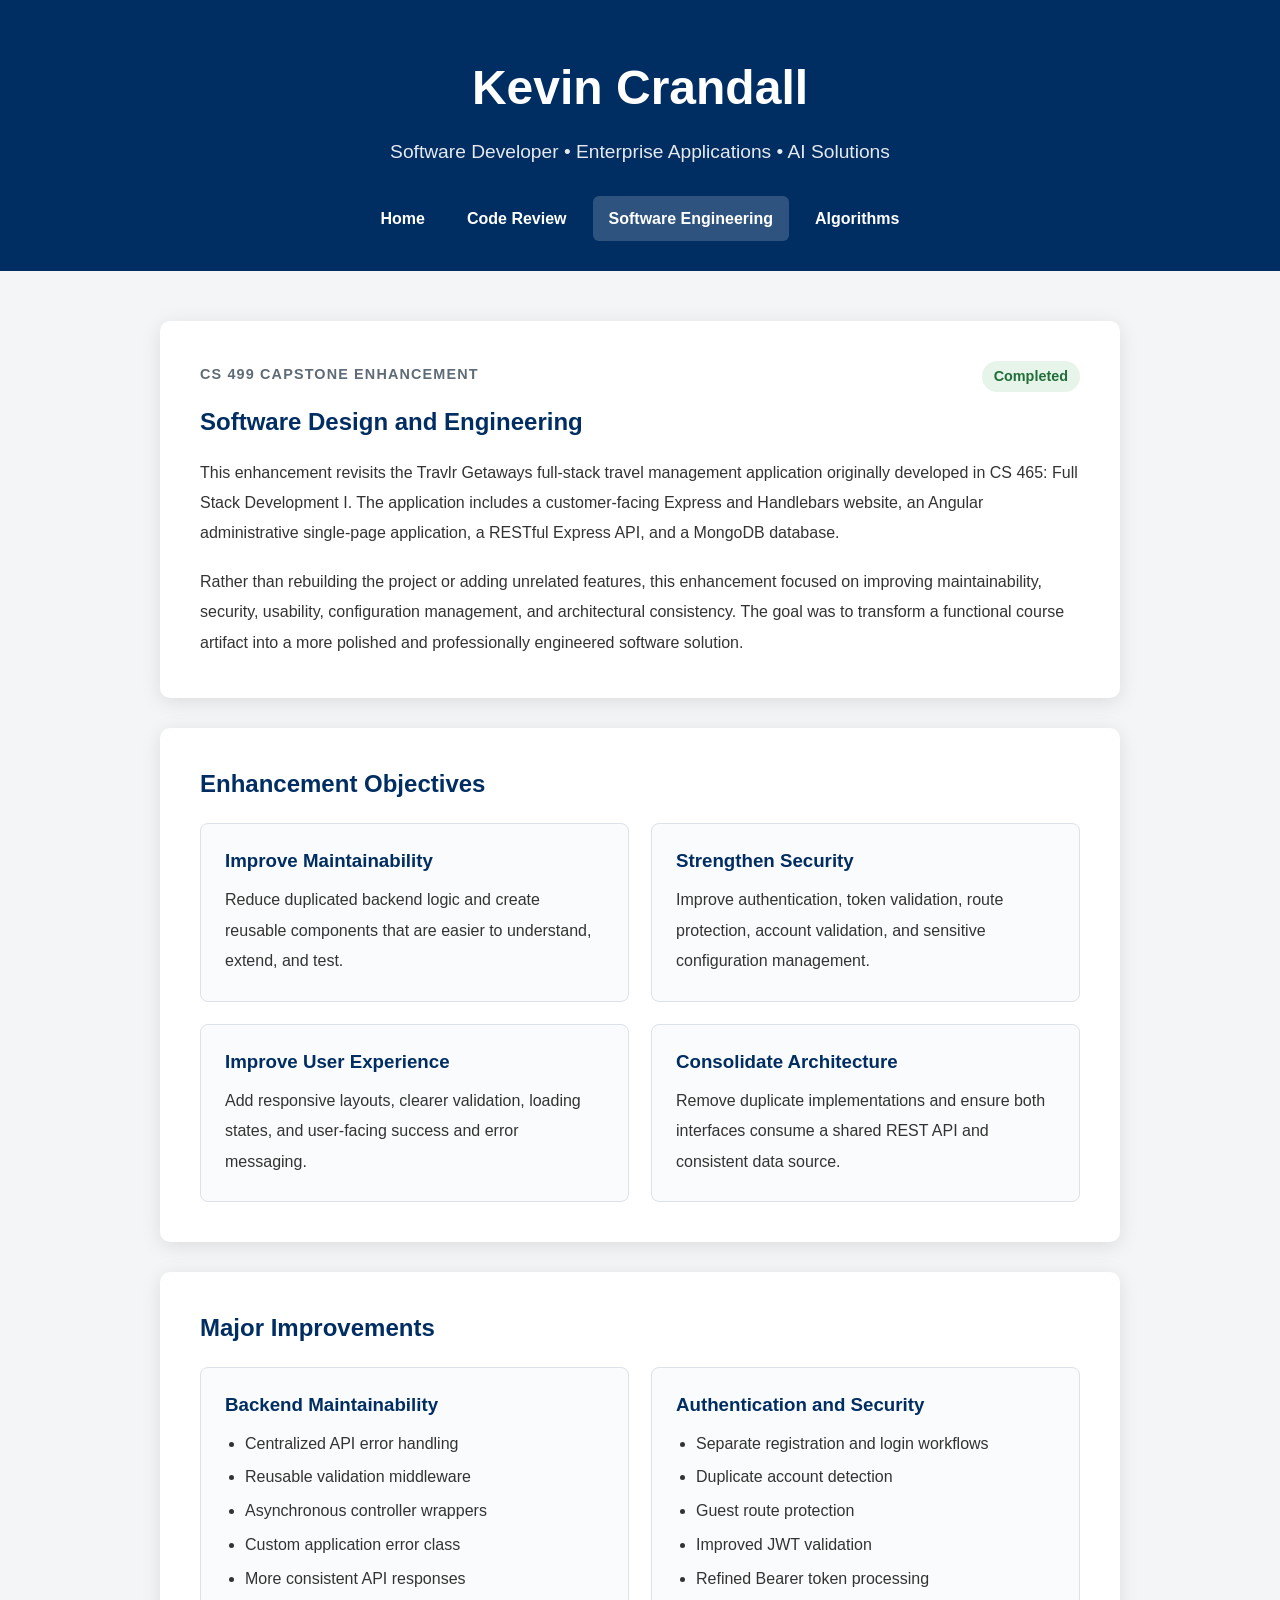
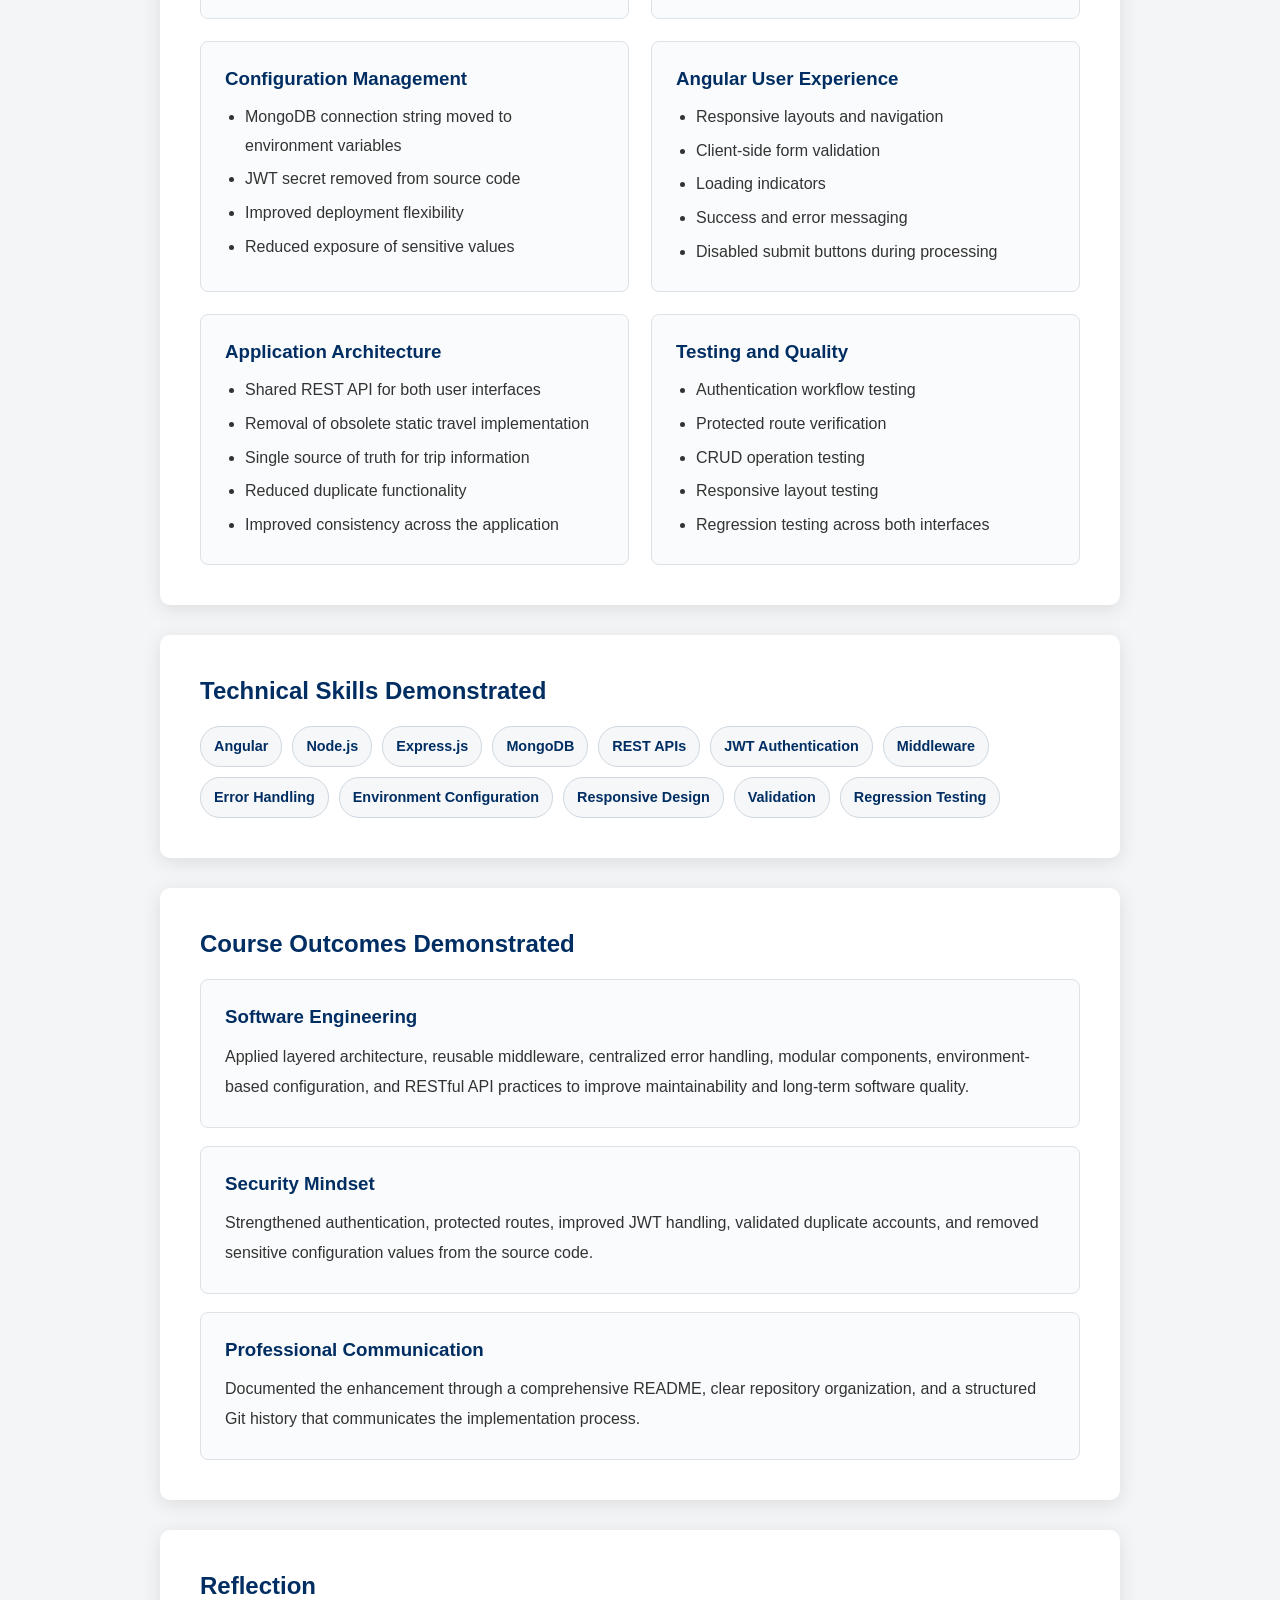
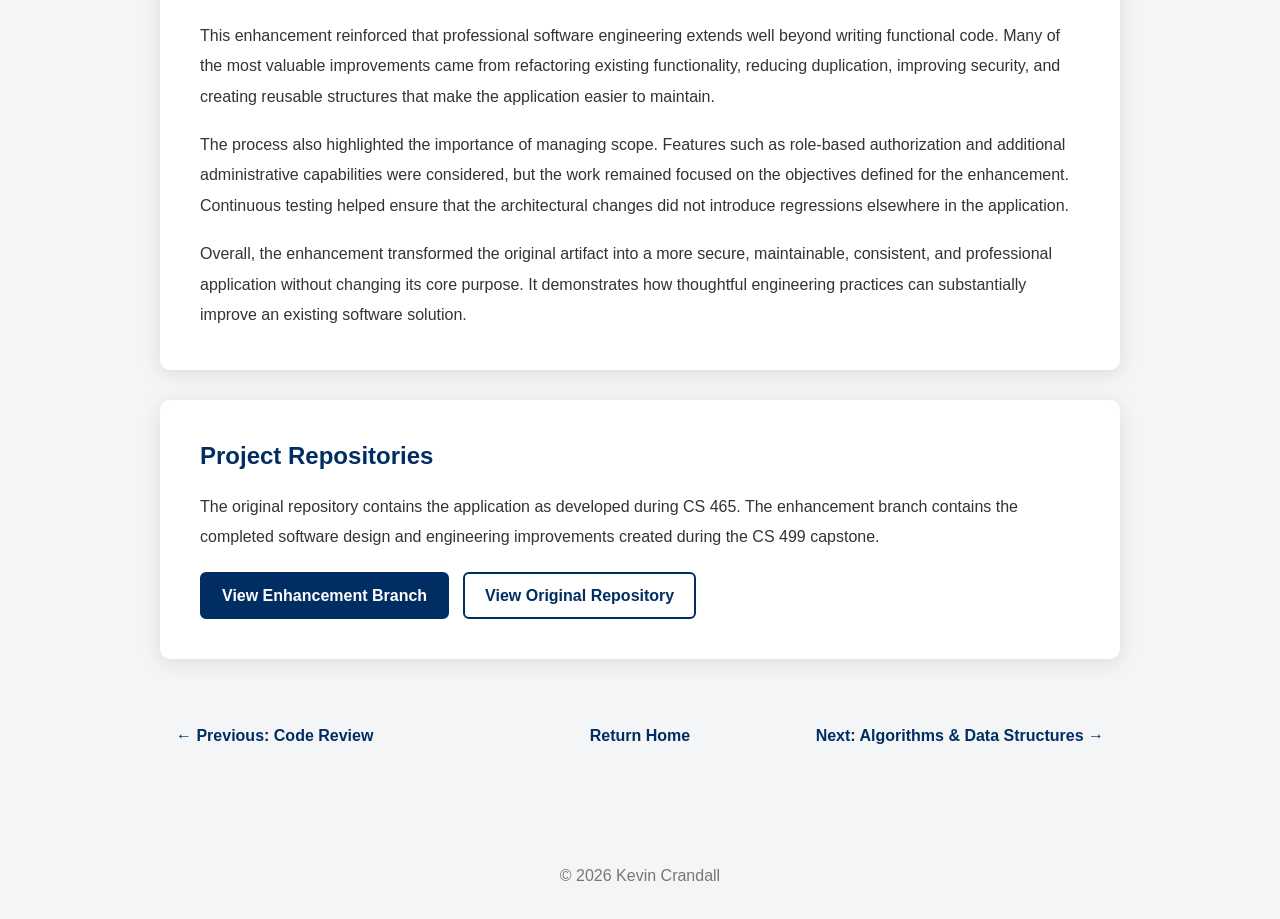
<file: software-engineering.html>
<!DOCTYPE html>
<html lang="en">

<head>
    <meta charset="UTF-8">
    <meta name="viewport" content="width=device-width, initial-scale=1.0">

    <title>Software Design and Engineering | Kevin Crandall</title>

    <link rel="stylesheet" href="style.css">
</head>

<body>

    <header>
        <h1>Kevin Crandall</h1>

        <p class="subtitle">
            Software Developer • Enterprise Applications • AI Solutions
        </p>

        <nav aria-label="Primary navigation">
            <a href="index.html">Home</a>
            <a href="code-review.html">Code Review</a>
            <a href="software-engineering.html" class="active">
                Software Engineering
            </a>
            <a href="algorithms.html">Algorithms</a>
        </nav>
    </header>

    <main>

        <section class="card">
            <div class="page-heading">
                <div>
                    <p class="eyebrow">CS 499 Capstone Enhancement</p>

                    <h2>Software Design and Engineering</h2>
                </div>

                <span class="status completed">Completed</span>
            </div>

            <p>
                This enhancement revisits the Travlr Getaways full-stack travel
                management application originally developed in CS 465: Full Stack
                Development I. The application includes a customer-facing Express
                and Handlebars website, an Angular administrative single-page
                application, a RESTful Express API, and a MongoDB database.
            </p>

            <p>
                Rather than rebuilding the project or adding unrelated features,
                this enhancement focused on improving maintainability, security,
                usability, configuration management, and architectural consistency.
                The goal was to transform a functional course artifact into a more
                polished and professionally engineered software solution.
            </p>
        </section>

        <section class="card">
            <h2>Enhancement Objectives</h2>

            <div class="objective-grid">

                <article class="objective-item">
                    <h3>Improve Maintainability</h3>

                    <p>
                        Reduce duplicated backend logic and create reusable
                        components that are easier to understand, extend, and test.
                    </p>
                </article>

                <article class="objective-item">
                    <h3>Strengthen Security</h3>

                    <p>
                        Improve authentication, token validation, route protection,
                        account validation, and sensitive configuration management.
                    </p>
                </article>

                <article class="objective-item">
                    <h3>Improve User Experience</h3>

                    <p>
                        Add responsive layouts, clearer validation, loading states,
                        and user-facing success and error messaging.
                    </p>
                </article>

                <article class="objective-item">
                    <h3>Consolidate Architecture</h3>

                    <p>
                        Remove duplicate implementations and ensure both interfaces
                        consume a shared REST API and consistent data source.
                    </p>
                </article>

            </div>
        </section>

        <section class="card">
            <h2>Major Improvements</h2>

            <div class="improvement-grid">

                <article class="improvement-item">
                    <h3>Backend Maintainability</h3>

                    <ul>
                        <li>Centralized API error handling</li>
                        <li>Reusable validation middleware</li>
                        <li>Asynchronous controller wrappers</li>
                        <li>Custom application error class</li>
                        <li>More consistent API responses</li>
                    </ul>
                </article>

                <article class="improvement-item">
                    <h3>Authentication and Security</h3>

                    <ul>
                        <li>Separate registration and login workflows</li>
                        <li>Duplicate account detection</li>
                        <li>Guest route protection</li>
                        <li>Improved JWT validation</li>
                        <li>Refined Bearer token processing</li>
                    </ul>
                </article>

                <article class="improvement-item">
                    <h3>Configuration Management</h3>

                    <ul>
                        <li>MongoDB connection string moved to environment variables</li>
                        <li>JWT secret removed from source code</li>
                        <li>Improved deployment flexibility</li>
                        <li>Reduced exposure of sensitive values</li>
                    </ul>
                </article>

                <article class="improvement-item">
                    <h3>Angular User Experience</h3>

                    <ul>
                        <li>Responsive layouts and navigation</li>
                        <li>Client-side form validation</li>
                        <li>Loading indicators</li>
                        <li>Success and error messaging</li>
                        <li>Disabled submit buttons during processing</li>
                    </ul>
                </article>

                <article class="improvement-item">
                    <h3>Application Architecture</h3>

                    <ul>
                        <li>Shared REST API for both user interfaces</li>
                        <li>Removal of obsolete static travel implementation</li>
                        <li>Single source of truth for trip information</li>
                        <li>Reduced duplicate functionality</li>
                        <li>Improved consistency across the application</li>
                    </ul>
                </article>

                <article class="improvement-item">
                    <h3>Testing and Quality</h3>

                    <ul>
                        <li>Authentication workflow testing</li>
                        <li>Protected route verification</li>
                        <li>CRUD operation testing</li>
                        <li>Responsive layout testing</li>
                        <li>Regression testing across both interfaces</li>
                    </ul>
                </article>

            </div>
        </section>

        <section class="card">
            <h2>Technical Skills Demonstrated</h2>

            <div class="tag-list">
                <span class="tag">Angular</span>
                <span class="tag">Node.js</span>
                <span class="tag">Express.js</span>
                <span class="tag">MongoDB</span>
                <span class="tag">REST APIs</span>
                <span class="tag">JWT Authentication</span>
                <span class="tag">Middleware</span>
                <span class="tag">Error Handling</span>
                <span class="tag">Environment Configuration</span>
                <span class="tag">Responsive Design</span>
                <span class="tag">Validation</span>
                <span class="tag">Regression Testing</span>
            </div>
        </section>

        <section class="card">
            <h2>Course Outcomes Demonstrated</h2>

            <div class="outcome-list">

                <article class="outcome-item">
                    <h3>Software Engineering</h3>

                    <p>
                        Applied layered architecture, reusable middleware,
                        centralized error handling, modular components, environment-
                        based configuration, and RESTful API practices to improve
                        maintainability and long-term software quality.
                    </p>
                </article>

                <article class="outcome-item">
                    <h3>Security Mindset</h3>

                    <p>
                        Strengthened authentication, protected routes, improved JWT
                        handling, validated duplicate accounts, and removed sensitive
                        configuration values from the source code.
                    </p>
                </article>

                <article class="outcome-item">
                    <h3>Professional Communication</h3>

                    <p>
                        Documented the enhancement through a comprehensive README,
                        clear repository organization, and a structured Git history
                        that communicates the implementation process.
                    </p>
                </article>

            </div>
        </section>

        <section class="card">
            <h2>Reflection</h2>

            <p>
                This enhancement reinforced that professional software engineering
                extends well beyond writing functional code. Many of the most
                valuable improvements came from refactoring existing functionality,
                reducing duplication, improving security, and creating reusable
                structures that make the application easier to maintain.
            </p>

            <p>
                The process also highlighted the importance of managing scope.
                Features such as role-based authorization and additional
                administrative capabilities were considered, but the work remained
                focused on the objectives defined for the enhancement. Continuous
                testing helped ensure that the architectural changes did not
                introduce regressions elsewhere in the application.
            </p>

            <p>
                Overall, the enhancement transformed the original artifact into a
                more secure, maintainable, consistent, and professional application
                without changing its core purpose. It demonstrates how thoughtful
                engineering practices can substantially improve an existing software
                solution.
            </p>
        </section>

        <section class="card">
            <h2>Project Repositories</h2>

            <p>
                The original repository contains the application as developed during
                CS 465. The enhancement branch contains the completed software design
                and engineering improvements created during the CS 499 capstone.
            </p>

            <div class="repository-links">

                <a
                    class="button"
                    href="https://github.com/kcrandall81087/travlr-getaways-enhanced/tree/enhancement/software-engineering"
                    target="_blank"
                    rel="noopener noreferrer">
                    View Enhancement Branch
                </a>

                <a
                    class="button outline-button"
                    href="https://github.com/kcrandall81087/CS465"
                    target="_blank"
                    rel="noopener noreferrer">
                    View Original Repository
                </a>

            </div>
        </section>

        <nav class="page-navigation" aria-label="Portfolio page navigation">

            <a href="code-review.html">
                &larr; Previous: Code Review
            </a>

            <a href="index.html">
                Return Home
            </a>

            <a href="algorithms.html">
                Next: Algorithms &amp; Data Structures &rarr;
            </a>

        </nav>

    </main>

    <footer>
        &copy; 2026 Kevin Crandall
    </footer>

</body>

</html>
</file>
<file: style.css>
* {
    margin: 0;
    padding: 0;
    box-sizing: border-box;
}

html {
    scroll-behavior: smooth;
}

body {
    font-family: "Segoe UI", Arial, sans-serif;
    background: #f3f5f7;
    color: #333;
    line-height: 1.6;
}

header {
    background: #002d62;
    color: white;
    padding: 50px 20px 30px;
    text-align: center;
}

header h1 {
    font-size: 3rem;
    margin-bottom: 10px;
}

.subtitle {
    font-size: 1.2rem;
    opacity: 0.9;
}

nav {
    display: flex;
    justify-content: center;
    flex-wrap: wrap;
    gap: 10px;
    margin-top: 28px;
}

nav a {
    color: white;
    padding: 10px 16px;
    border-radius: 6px;
    text-decoration: none;
    font-weight: 600;
    transition:
        background 0.2s ease,
        transform 0.2s ease;
}

nav a:hover,
nav a:focus,
nav a.active {
    background: rgba(255, 255, 255, 0.18);
}

nav a:hover,
nav a:focus {
    transform: translateY(-1px);
}

main {
    max-width: 1000px;
    margin: 50px auto;
    padding: 0 20px;
}

.card {
    background: white;
    padding: 40px;
    margin-bottom: 30px;
    border-radius: 10px;
    box-shadow: 0 4px 20px rgba(0, 0, 0, 0.10);
}

.card h2 {
    color: #002d62;
    margin-bottom: 20px;
    line-height: 1.3;
}

.card h3 {
    color: #002d62;
    margin-bottom: 12px;
    line-height: 1.35;
}

.card p {
    margin-bottom: 18px;
    line-height: 1.9;
}

.card p:last-child {
    margin-bottom: 0;
}

.card ul {
    margin-bottom: 0;
}

/* Portfolio cards */

.portfolio-grid {
    display: grid;
    grid-template-columns: repeat(2, minmax(0, 1fr));
    gap: 24px;
    margin-top: 24px;
}

.portfolio-item {
    display: flex;
    flex-direction: column;
    padding: 28px;
    border: 1px solid #dce2e8;
    border-radius: 8px;
    background: #fafbfc;
}

.portfolio-item p {
    flex-grow: 1;
    margin-bottom: 22px;
}

.portfolio-actions {
    display: flex;
    flex-direction: column;
    align-items: flex-start;
    gap: 12px;
    margin-top: auto;
}

.action-buttons {
    display: flex;
    align-items: center;
    flex-wrap: wrap;
    gap: 10px;
}

/* Buttons */

.button {
    display: inline-block;
    background: #002d62;
    color: white;
    padding: 12px 20px;
    border: 2px solid #002d62;
    border-radius: 6px;
    text-decoration: none;
    font-weight: 600;
    line-height: 1.2;
    text-align: center;
    transition:
        background 0.2s ease,
        color 0.2s ease,
        border-color 0.2s ease,
        transform 0.2s ease;
}

.button:hover,
.button:focus {
    background: #004a99;
    border-color: #004a99;
    color: white;
    transform: translateY(-1px);
}

.secondary-button {
    padding: 9px 14px;
    font-size: 0.9rem;
}

.outline-button {
    background: transparent;
    color: #002d62;
    border: 2px solid #002d62;
}

.outline-button:hover,
.outline-button:focus {
    background: #eef4fa;
    color: #002d62;
    border-color: #002d62;
}

/* Status badges */

.status {
    display: inline-block;
    padding: 7px 12px;
    border-radius: 20px;
    font-size: 0.9rem;
    font-weight: 700;
    line-height: 1.2;
    white-space: nowrap;
}

.status.completed {
    background: #e6f4ea;
    color: #216e39;
}

.status.in-progress {
    background: #fff4ce;
    color: #7a5900;
}

/* Video */

.video-container {
    position: relative;
    width: 100%;
    padding-top: 56.25%;
    overflow: hidden;
    background: #000;
    border-radius: 8px;
}

.video-container iframe {
    position: absolute;
    inset: 0;
    width: 100%;
    height: 100%;
    border: 0;
}

.video-link {
    margin-top: 18px;
    margin-bottom: 0;
    text-align: center;
}

.video-link a {
    color: #002d62;
    font-weight: 600;
}

.video-link a:hover,
.video-link a:focus {
    text-decoration: none;
}

/* Enhancement progress */

.progress-list {
    display: flex;
    flex-direction: column;
    gap: 18px;
}

.progress-item {
    padding: 26px;
    border: 1px solid #dce2e8;
    border-radius: 8px;
    background: #fafbfc;
}

.progress-content {
    width: 100%;
}

.progress-item p {
    margin-bottom: 18px;
}

/* Repository links */

.repository-links {
    display: flex;
    flex-wrap: wrap;
    gap: 14px;
    margin-top: 20px;
}

/* Enhancement page heading */

.page-heading {
    display: flex;
    justify-content: space-between;
    align-items: flex-start;
    gap: 20px;
    margin-bottom: 20px;
}

.page-heading h2 {
    margin-bottom: 0;
}

.eyebrow {
    margin-bottom: 6px;
    color: #5f6b76;
    font-size: 0.9rem;
    font-weight: 700;
    letter-spacing: 0.08em;
    line-height: 1.4;
    text-transform: uppercase;
}

/* Enhancement objectives */

.objective-grid {
    display: grid;
    grid-template-columns: repeat(2, minmax(0, 1fr));
    gap: 22px;
    margin-top: 24px;
}

.objective-item {
    padding: 24px;
    border: 1px solid #dce2e8;
    border-radius: 8px;
    background: #fafbfc;
}

.objective-item p {
    margin-bottom: 0;
}

/* Major improvements */

.improvement-grid {
    display: grid;
    grid-template-columns: repeat(2, minmax(0, 1fr));
    gap: 22px;
    margin-top: 24px;
}

.improvement-item {
    padding: 24px;
    border: 1px solid #dce2e8;
    border-radius: 8px;
    background: #fafbfc;
}

.improvement-item ul {
    padding-left: 20px;
    line-height: 1.8;
}

.improvement-item li + li {
    margin-top: 5px;
}

/* Technical skills */

.tag-list {
    display: flex;
    flex-wrap: wrap;
    gap: 10px;
}

.tag {
    display: inline-block;
    padding: 8px 13px;
    border: 1px solid #cfd8e1;
    border-radius: 20px;
    background: #f5f7f9;
    color: #002d62;
    font-size: 0.9rem;
    font-weight: 600;
}

/* Course outcomes */

.outcome-list {
    display: flex;
    flex-direction: column;
    gap: 18px;
}

.outcome-item {
    padding: 24px;
    border: 1px solid #dce2e8;
    border-radius: 8px;
    background: #fafbfc;
}

.outcome-item p {
    margin-bottom: 0;
}

/* Bottom page navigation */

.page-navigation {
    display: grid;
    grid-template-columns: 1fr auto 1fr;
    align-items: center;
    gap: 18px;
    margin-top: 10px;
    padding: 24px 0;
}

.page-navigation a,
.disabled-link {
    color: #002d62;
    font-weight: 600;
    text-decoration: none;
}

.page-navigation a:first-child {
    text-align: left;
}

.page-navigation a:nth-child(2) {
    text-align: center;
}

.page-navigation a:last-child,
.page-navigation .disabled-link:last-child {
    text-align: right;
}

.page-navigation a:hover,
.page-navigation a:focus {
    text-decoration: underline;
}

.disabled-link {
    color: #8a939c;
    cursor: default;
}

/* Footer */

footer {
    text-align: center;
    padding: 30px;
    color: #777;
}

/* Tablet and mobile */

@media (max-width: 700px) {
    header {
        padding: 40px 20px 25px;
    }

    header h1 {
        font-size: 2.3rem;
    }

    .subtitle {
        font-size: 1.05rem;
    }

    main {
        margin: 30px auto;
    }

    .card {
        padding: 28px 22px;
    }

    .portfolio-grid,
    .objective-grid,
    .improvement-grid {
        grid-template-columns: 1fr;
    }

    .page-heading {
        align-items: flex-start;
        flex-direction: column;
    }

    .repository-links {
        align-items: stretch;
        flex-direction: column;
    }

    .repository-links .button {
        width: 100%;
    }

    .page-navigation {
        display: flex;
        align-items: flex-start;
        flex-direction: column;
        gap: 14px;
    }

    .page-navigation a:first-child,
    .page-navigation a:nth-child(2),
    .page-navigation a:last-child,
    .page-navigation .disabled-link:last-child {
        text-align: left;
    }
}

@media (max-width: 450px) {
    header h1 {
        font-size: 2rem;
    }

    nav {
        align-items: stretch;
        flex-direction: column;
    }

    nav a {
        width: 100%;
    }

    .card {
        padding: 24px 18px;
    }

    .portfolio-item,
    .progress-item,
    .objective-item,
    .improvement-item,
    .outcome-item {
        padding: 22px 18px;
    }

    .action-buttons {
        align-items: stretch;
        flex-direction: column;
        width: 100%;
    }

    .action-buttons .button {
        width: 100%;
    }

    .page-heading .status {
        align-self: flex-start;
    }
}
</file>
